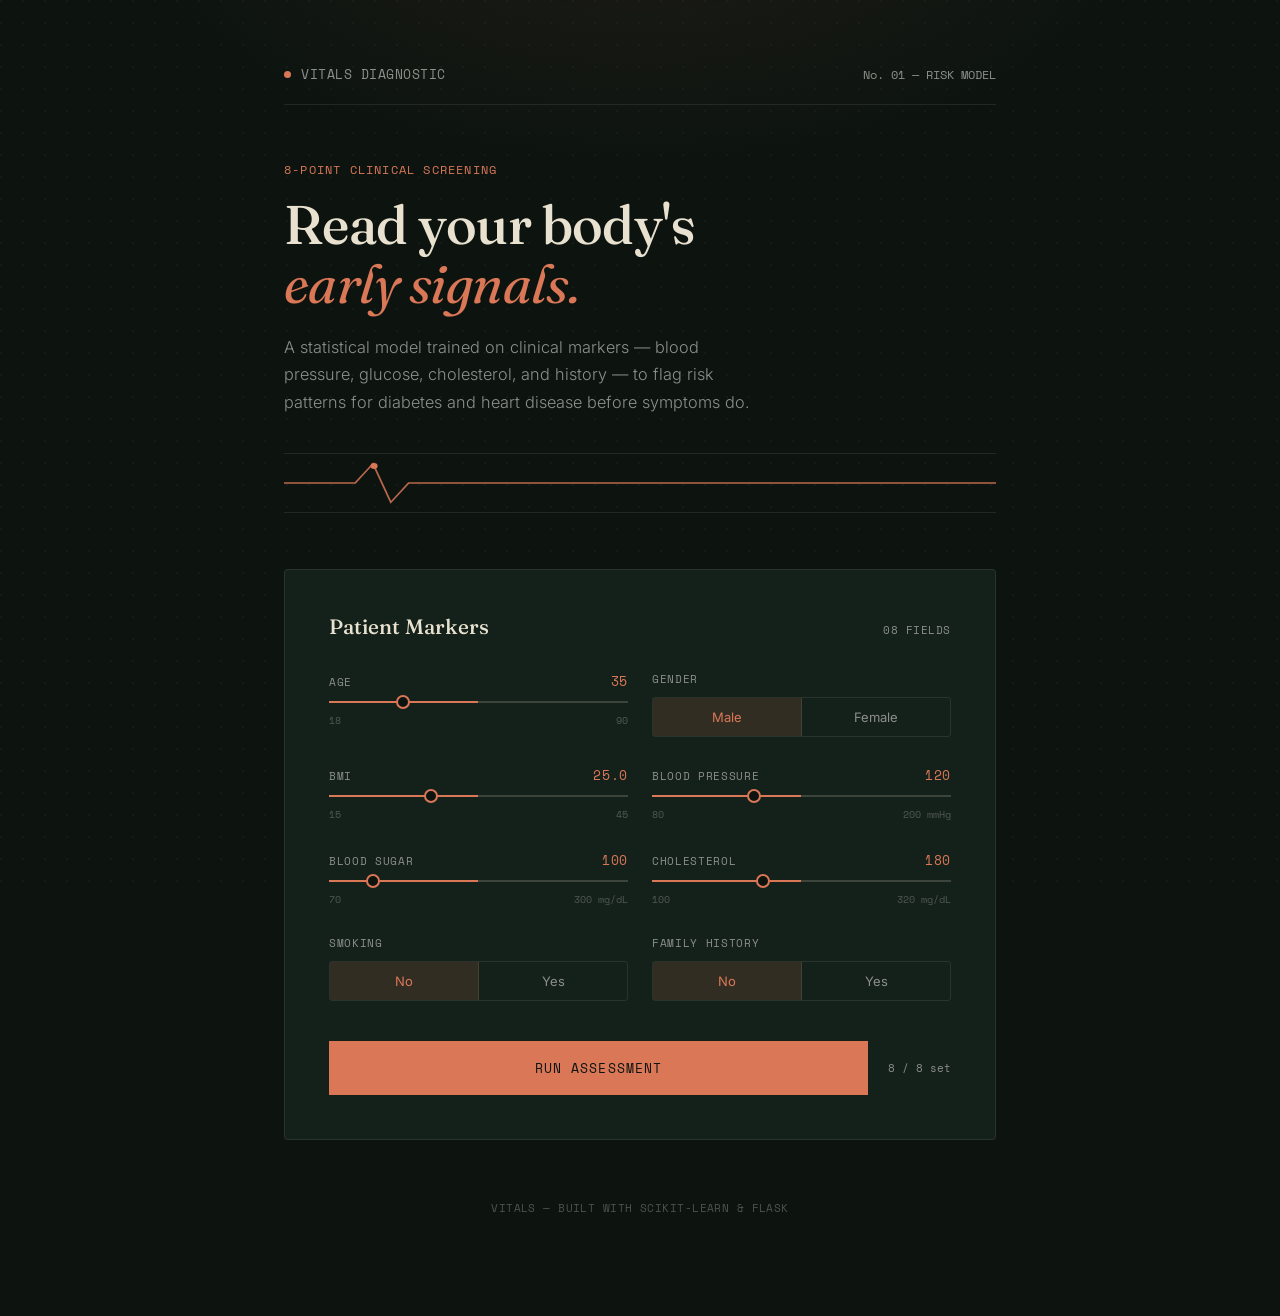
<file: templates/index.html>
<!DOCTYPE html>
<html lang="en">
<head>
<meta charset="UTF-8" />
<meta name="viewport" content="width=device-width, initial-scale=1.0"/>
<title>Vitals — Health Risk Assessment</title>
<link href="https://fonts.googleapis.com/css2?family=Fraunces:ital,opsz,wght@0,9..144,300;0,9..144,500;0,9..144,600;1,9..144,400&family=Space+Mono:wght@400;700&family=Inter:wght@300;400;500;600&display=swap" rel="stylesheet"/>
<style>
  :root {
    --ink:        #0d1410;
    --panel:      #14201a;
    --panel2:     #182519;
    --line:       rgba(228,220,201,0.10);
    --bone:       #e8e1cf;
    --bone-dim:   #8c9089;
    --signal:     #d97757;
    --signal-dim: rgba(217,119,87,0.15);
    --diabetes:   #d9a857;
    --heart:      #c8645a;
    --healthy:    #6fa888;
  }

  * { box-sizing: border-box; margin: 0; padding: 0; }

  body {
    background: var(--ink);
    color: var(--bone);
    font-family: 'Inter', sans-serif;
    font-weight: 300;
    min-height: 100vh;
    position: relative;
  }

  /* Subtle paper-grain texture */
  body::before {
    content: '';
    position: fixed;
    inset: 0;
    background-image: radial-gradient(circle at 1px 1px, rgba(228,220,201,0.04) 1px, transparent 0);
    background-size: 22px 22px;
    pointer-events: none;
    z-index: 0;
  }

  body::after {
    content: '';
    position: fixed;
    inset: 0;
    background: radial-gradient(ellipse 70% 50% at 50% -10%, rgba(217,119,87,0.08), transparent 60%);
    pointer-events: none;
    z-index: 0;
  }

  .wrap {
    position: relative;
    z-index: 1;
    max-width: 760px;
    margin: 0 auto;
    padding: 64px 24px 100px;
  }

  /* ---------- HEADER / HERO ---------- */
  .masthead {
    display: flex;
    align-items: center;
    justify-content: space-between;
    margin-bottom: 56px;
    padding-bottom: 20px;
    border-bottom: 1px solid var(--line);
  }

  .mark {
    display: flex;
    align-items: center;
    gap: 10px;
    font-family: 'Space Mono', monospace;
    font-size: 13px;
    letter-spacing: 0.04em;
    color: var(--bone-dim);
  }

  .mark .dot {
    width: 7px; height: 7px;
    border-radius: 50%;
    background: var(--signal);
    box-shadow: 0 0 0 0 var(--signal-dim);
    animation: ping 2.4s infinite;
  }

  @keyframes ping {
    0% { box-shadow: 0 0 0 0 var(--signal-dim); }
    70% { box-shadow: 0 0 0 6px transparent; }
    100% { box-shadow: 0 0 0 0 transparent; }
  }

  .index-no {
    font-family: 'Space Mono', monospace;
    font-size: 12px;
    color: var(--bone-dim);
  }

  .hero {
    margin-bottom: 8px;
  }

  .eyebrow {
    font-family: 'Space Mono', monospace;
    font-size: 12px;
    letter-spacing: 0.1em;
    text-transform: uppercase;
    color: var(--signal);
    margin-bottom: 18px;
    display: block;
  }

  h1 {
    font-family: 'Fraunces', serif;
    font-weight: 500;
    font-size: clamp(2.4rem, 6vw, 3.4rem);
    line-height: 1.08;
    letter-spacing: -0.01em;
    color: var(--bone);
    margin-bottom: 20px;
  }

  h1 i {
    font-style: italic;
    font-weight: 400;
    color: var(--signal);
  }

  .lede {
    font-size: 1.02rem;
    line-height: 1.7;
    color: var(--bone-dim);
    max-width: 480px;
    margin-bottom: 36px;
  }

  /* Signature element: waveform */
  .waveform {
    height: 60px;
    margin-bottom: 56px;
    position: relative;
    border-top: 1px solid var(--line);
    border-bottom: 1px solid var(--line);
    overflow: hidden;
  }

  .waveform svg { display: block; width: 100%; height: 100%; }

  .waveform path {
    fill: none;
    stroke: var(--signal);
    stroke-width: 1.5;
    stroke-linecap: round;
    opacity: 0.85;
  }

  .waveform .pulse-dot {
    fill: var(--signal);
  }

  /* ---------- FORM ---------- */
  .panel {
    background: var(--panel);
    border: 1px solid var(--line);
    border-radius: 4px;
    padding: 44px;
    margin-bottom: 24px;
  }

  .panel-head {
    display: flex;
    justify-content: space-between;
    align-items: baseline;
    margin-bottom: 32px;
  }

  .panel-title {
    font-family: 'Fraunces', serif;
    font-size: 1.3rem;
    font-weight: 500;
    color: var(--bone);
  }

  .panel-count {
    font-family: 'Space Mono', monospace;
    font-size: 11px;
    color: var(--bone-dim);
    letter-spacing: 0.05em;
  }

  .field-grid {
    display: grid;
    grid-template-columns: 1fr 1fr;
    gap: 28px 24px;
  }

  .field { display: flex; flex-direction: column; gap: 10px; }
  .field.full { grid-column: 1 / -1; }

  .field-label {
    display: flex;
    justify-content: space-between;
    align-items: baseline;
    font-family: 'Space Mono', monospace;
    font-size: 11px;
    letter-spacing: 0.06em;
    text-transform: uppercase;
    color: var(--bone-dim);
  }

  .field-label .readout {
    color: var(--signal);
    font-size: 13px;
  }

  /* Sliders */
  input[type=range] {
    -webkit-appearance: none;
    width: 100%;
    height: 2px;
    background: var(--line);
    border-radius: 0;
    cursor: pointer;
  }

  input[type=range]::-webkit-slider-runnable-track {
    height: 2px;
    background: linear-gradient(90deg, var(--signal) var(--pct,50%), var(--line) var(--pct,50%));
  }

  input[type=range]::-webkit-slider-thumb {
    -webkit-appearance: none;
    width: 14px; height: 14px;
    border-radius: 50%;
    background: var(--ink);
    border: 2px solid var(--signal);
    margin-top: -6px;
    transition: transform 0.15s ease;
  }

  input[type=range]:active::-webkit-slider-thumb { transform: scale(1.3); }

  .field-scale {
    display: flex;
    justify-content: space-between;
    font-family: 'Space Mono', monospace;
    font-size: 10px;
    color: var(--bone-dim);
    opacity: 0.5;
  }

  /* Segmented toggles */
  .seg {
    display: flex;
    border: 1px solid var(--line);
    border-radius: 3px;
    overflow: hidden;
  }

  .seg button {
    flex: 1;
    background: transparent;
    border: none;
    color: var(--bone-dim);
    font-family: 'Inter', sans-serif;
    font-size: 13px;
    font-weight: 400;
    padding: 11px 0;
    cursor: pointer;
    transition: all 0.2s ease;
    border-right: 1px solid var(--line);
  }

  .seg button:last-child { border-right: none; }

  .seg button.active {
    background: var(--signal-dim);
    color: var(--signal);
  }

  /* Submit */
  .submit-row {
    margin-top: 40px;
    display: flex;
    align-items: center;
    gap: 20px;
  }

  .btn-run {
    flex: 1;
    background: var(--signal);
    border: none;
    color: var(--ink);
    font-family: 'Space Mono', monospace;
    font-size: 13px;
    letter-spacing: 0.08em;
    text-transform: uppercase;
    padding: 17px 0;
    cursor: pointer;
    transition: all 0.25s ease;
    position: relative;
  }

  .btn-run:hover { background: #e08a68; }
  .btn-run:active { transform: scale(0.99); }

  .btn-run.loading .label { opacity: 0; }

  .btn-run .spin {
    display: none;
    position: absolute;
    inset: 0;
    align-items: center;
    justify-content: center;
  }

  .btn-run.loading .spin { display: flex; }

  .spin span {
    width: 4px; height: 4px;
    background: var(--ink);
    border-radius: 50%;
    margin: 0 3px;
    animation: bounce 0.9s infinite ease-in-out;
  }
  .spin span:nth-child(2) { animation-delay: 0.15s; }
  .spin span:nth-child(3) { animation-delay: 0.3s; }

  @keyframes bounce {
    0%, 80%, 100% { opacity: 0.3; transform: translateY(0); }
    40% { opacity: 1; transform: translateY(-3px); }
  }

  .field-count-live {
    font-family: 'Space Mono', monospace;
    font-size: 11px;
    color: var(--bone-dim);
    white-space: nowrap;
  }

  .err {
    display: none;
    margin-top: 16px;
    padding: 14px 16px;
    border-left: 2px solid var(--heart);
    background: rgba(200,100,90,0.08);
    font-size: 13px;
    color: var(--bone);
  }

  /* ---------- RESULT ---------- */
  #result {
    display: none;
  }

  .result-panel {
    background: var(--panel2);
    border: 1px solid var(--line);
    border-radius: 4px;
    padding: 44px;
    animation: rise 0.5s cubic-bezier(0.16,1,0.3,1);
  }

  @keyframes rise {
    from { opacity: 0; transform: translateY(16px); }
    to   { opacity: 1; transform: translateY(0); }
  }

  .result-tag {
    font-family: 'Space Mono', monospace;
    font-size: 11px;
    letter-spacing: 0.1em;
    text-transform: uppercase;
    color: var(--bone-dim);
    margin-bottom: 18px;
  }

  .result-headline {
    display: flex;
    align-items: baseline;
    gap: 16px;
    margin-bottom: 8px;
  }

  .result-name {
    font-family: 'Fraunces', serif;
    font-weight: 500;
    font-size: 2.2rem;
    letter-spacing: -0.01em;
  }

  .result-conf {
    font-family: 'Space Mono', monospace;
    font-size: 14px;
    color: var(--bone-dim);
  }

  .result-note {
    font-size: 0.92rem;
    color: var(--bone-dim);
    line-height: 1.6;
    margin-bottom: 36px;
    max-width: 440px;
  }

  .breakdown {
    display: flex;
    flex-direction: column;
    gap: 18px;
    margin-bottom: 32px;
  }

  .bd-row {}

  .bd-meta {
    display: flex;
    justify-content: space-between;
    font-family: 'Space Mono', monospace;
    font-size: 11px;
    margin-bottom: 7px;
  }

  .bd-name { color: var(--bone); letter-spacing: 0.03em; }
  .bd-pct  { color: var(--bone-dim); }

  .bd-track {
    height: 3px;
    background: var(--line);
    position: relative;
    overflow: hidden;
  }

  .bd-fill {
    height: 100%;
    width: 0;
    transition: width 1.1s cubic-bezier(0.16,1,0.3,1);
  }

  .bd-fill.diabetes { background: var(--diabetes); }
  .bd-fill.heart    { background: var(--heart); }
  .bd-fill.healthy  { background: var(--healthy); }

  .disclaimer {
    font-family: 'Space Mono', monospace;
    font-size: 10.5px;
    line-height: 1.7;
    color: var(--bone-dim);
    border-top: 1px solid var(--line);
    padding-top: 18px;
    opacity: 0.75;
  }

  /* ---------- RECOMMENDATIONS ---------- */
  #recs { display: none; margin-top: 24px; }

  .rec-intro {
    font-family: 'Space Mono', monospace;
    font-size: 11px;
    letter-spacing: 0.1em;
    text-transform: uppercase;
    color: var(--bone-dim);
    margin: 40px 0 16px;
    display: flex;
    align-items: center;
    gap: 12px;
  }

  .rec-intro::after {
    content: '';
    flex: 1;
    height: 1px;
    background: var(--line);
  }

  .rec-grid {
    display: grid;
    grid-template-columns: 1fr 1fr;
    gap: 18px;
  }

  .rec-card {
    background: var(--panel);
    border: 1px solid var(--line);
    border-radius: 4px;
    padding: 28px;
  }

  .rec-card.full { grid-column: 1 / -1; }

  .rec-card-head {
    display: flex;
    align-items: center;
    gap: 10px;
    margin-bottom: 18px;
  }

  .rec-icon {
    width: 30px; height: 30px;
    border-radius: 50%;
    background: var(--signal-dim);
    display: flex;
    align-items: center;
    justify-content: center;
    font-size: 14px;
    flex-shrink: 0;
  }

  .rec-card-title {
    font-family: 'Fraunces', serif;
    font-weight: 500;
    font-size: 1.05rem;
    color: var(--bone);
  }

  .rec-sub {
    font-family: 'Space Mono', monospace;
    font-size: 10px;
    letter-spacing: 0.06em;
    text-transform: uppercase;
    color: var(--bone-dim);
    margin: 16px 0 10px;
  }

  .rec-sub:first-child { margin-top: 0; }

  .rec-list {
    list-style: none;
    display: flex;
    flex-direction: column;
    gap: 8px;
  }

  .rec-list li {
    font-size: 0.88rem;
    line-height: 1.5;
    color: var(--bone-dim);
    padding-left: 16px;
    position: relative;
  }

  .rec-list li::before {
    content: '—';
    position: absolute;
    left: 0;
    color: var(--signal);
  }

  .rec-list.avoid li::before { color: var(--heart); }

  .rec-pattern {
    margin-top: 14px;
    padding: 12px 14px;
    background: var(--panel2);
    border-left: 2px solid var(--signal);
    font-size: 0.82rem;
    line-height: 1.6;
    color: var(--bone-dim);
  }

  .yoga-item {
    display: flex;
    justify-content: space-between;
    align-items: baseline;
    gap: 12px;
    padding: 10px 0;
    border-bottom: 1px solid var(--line);
  }
  .yoga-item:last-child { border-bottom: none; }

  .yoga-name {
    font-size: 0.88rem;
    color: var(--bone);
    flex-shrink: 0;
  }

  .yoga-benefit {
    font-family: 'Space Mono', monospace;
    font-size: 10.5px;
    color: var(--bone-dim);
    text-align: right;
  }

  /* Care finder card */
  .care-card {
    background: linear-gradient(135deg, var(--panel2), var(--panel));
    border: 1px solid var(--signal-dim);
  }

  .care-row {
    display: flex;
    align-items: center;
    justify-content: space-between;
    gap: 20px;
    flex-wrap: wrap;
  }

  .care-text {
    font-size: 0.88rem;
    color: var(--bone-dim);
    line-height: 1.6;
    max-width: 380px;
  }

  .care-text strong { color: var(--bone); font-weight: 500; }

  .btn-care {
    display: inline-flex;
    align-items: center;
    gap: 8px;
    background: var(--signal);
    color: var(--ink);
    text-decoration: none;
    font-family: 'Space Mono', monospace;
    font-size: 12px;
    letter-spacing: 0.05em;
    text-transform: uppercase;
    padding: 13px 22px;
    border-radius: 3px;
    transition: background 0.2s ease;
    white-space: nowrap;
  }

  .btn-care:hover { background: #e08a68; }

  .care-disclaimer {
    margin-top: 16px;
    font-family: 'Space Mono', monospace;
    font-size: 10px;
    color: var(--bone-dim);
    opacity: 0.65;
    line-height: 1.6;
  }

  footer {
    text-align: center;
    margin-top: 60px;
    font-family: 'Space Mono', monospace;
    font-size: 11px;
    color: var(--bone-dim);
    opacity: 0.5;
    letter-spacing: 0.04em;
  }

  @media (max-width: 700px) {
    .rec-grid { grid-template-columns: 1fr; }
    .rec-card.full { grid-column: 1; }
    .care-row { flex-direction: column; align-items: stretch; }
    .btn-care { justify-content: center; }
  }

  @media (max-width: 600px) {
    .panel, .result-panel { padding: 28px 22px; }
    .field-grid { grid-template-columns: 1fr; }
    .field.full { grid-column: 1; }
    .result-name { font-size: 1.7rem; }
  }
</style>
</head>
<body>
<div class="wrap">

  <div class="masthead">
    <div class="mark"><span class="dot"></span>VITALS DIAGNOSTIC</div>
    <div class="index-no">No. 01 — RISK MODEL</div>
  </div>

  <div class="hero">
    <span class="eyebrow">8-Point Clinical Screening</span>
    <h1>Read your body's<br><i>early signals.</i></h1>
    <p class="lede">A statistical model trained on clinical markers — blood pressure, glucose, cholesterol, and history — to flag risk patterns for diabetes and heart disease before symptoms do.</p>
  </div>

  <div class="waveform">
    <svg viewBox="0 0 600 60" preserveAspectRatio="none">
      <path id="wavepath" d="M0,30 L60,30 L75,10 L90,50 L105,30 L600,30" />
      <circle class="pulse-dot" id="pulsedot" cx="0" cy="30" r="3"/>
    </svg>
  </div>

  <div class="panel">
    <div class="panel-head">
      <div class="panel-title">Patient Markers</div>
      <div class="panel-count">08 FIELDS</div>
    </div>

    <div class="field-grid">

      <div class="field">
        <div class="field-label">Age <span class="readout" id="age-val">35</span></div>
        <input type="range" id="age" min="18" max="90" value="35" oninput="updateRange(this,'age-val',18,90)">
        <div class="field-scale"><span>18</span><span>90</span></div>
      </div>

      <div class="field">
        <div class="field-label">Gender</div>
        <div class="seg">
          <button class="active" onclick="setToggle('gender','Male',this)">Male</button>
          <button onclick="setToggle('gender','Female',this)">Female</button>
        </div>
      </div>

      <div class="field">
        <div class="field-label">BMI <span class="readout" id="bmi-val">25.0</span></div>
        <input type="range" id="bmi" min="15" max="45" step="0.1" value="25" oninput="updateRange(this,'bmi-val',15,45,1)">
        <div class="field-scale"><span>15</span><span>45</span></div>
      </div>

      <div class="field">
        <div class="field-label">Blood Pressure <span class="readout" id="bp-val">120</span></div>
        <input type="range" id="bp" min="80" max="200" value="120" oninput="updateRange(this,'bp-val',80,200)">
        <div class="field-scale"><span>80</span><span>200 mmHg</span></div>
      </div>

      <div class="field">
        <div class="field-label">Blood Sugar <span class="readout" id="sugar-val">100</span></div>
        <input type="range" id="sugar" min="70" max="300" value="100" oninput="updateRange(this,'sugar-val',70,300)">
        <div class="field-scale"><span>70</span><span>300 mg/dL</span></div>
      </div>

      <div class="field">
        <div class="field-label">Cholesterol <span class="readout" id="cholesterol-val">180</span></div>
        <input type="range" id="cholesterol" min="100" max="320" value="180" oninput="updateRange(this,'cholesterol-val',100,320)">
        <div class="field-scale"><span>100</span><span>320 mg/dL</span></div>
      </div>

      <div class="field">
        <div class="field-label">Smoking</div>
        <div class="seg">
          <button class="active" onclick="setToggle('smoking','No',this)">No</button>
          <button onclick="setToggle('smoking','Yes',this)">Yes</button>
        </div>
      </div>

      <div class="field">
        <div class="field-label">Family History</div>
        <div class="seg">
          <button class="active" onclick="setToggle('familyHistory','No',this)">No</button>
          <button onclick="setToggle('familyHistory','Yes',this)">Yes</button>
        </div>
      </div>

    </div>

    <div class="submit-row">
      <button class="btn-run" id="btn" onclick="predict()">
        <span class="label">Run Assessment</span>
        <span class="spin"><span></span><span></span><span></span></span>
      </button>
      <span class="field-count-live">8 / 8 set</span>
    </div>

    <div class="err" id="err"></div>
  </div>

  <div id="result">
    <div class="result-panel">
      <div class="result-tag">Assessment Output</div>
      <div class="result-headline">
        <span class="result-name" id="r-name">—</span>
        <span class="result-conf" id="r-conf"></span>
      </div>
      <p class="result-note" id="r-note"></p>

      <div class="breakdown" id="breakdown"></div>

      <div class="disclaimer">
        ⚠ FOR EDUCATIONAL USE ONLY. This output is a statistical estimate, not a diagnosis. Consult a licensed physician for any health concern.
      </div>
    </div>

    <!-- Recommendations -->
    <div id="recs">
      <div class="rec-intro">Personalised Guidance</div>
      <div class="rec-grid" id="rec-grid"></div>
    </div>
  </div>

  <footer>VITALS — BUILT WITH SCIKIT-LEARN &amp; FLASK</footer>

</div>

<script>
  const state = { gender:'Male', smoking:'No', familyHistory:'No' };

  function updateRange(input, id, min, max, dec=0){
    const val = parseFloat(input.value);
    document.getElementById(id).textContent = val.toFixed(dec);
    const pct = ((val-min)/(max-min))*100;
    input.style.background = `linear-gradient(90deg, var(--signal) ${pct}%, var(--line) ${pct}%)`;
  }

  function setToggle(field, val, btn){
    state[field] = val;
    const seg = btn.closest('.seg');
    seg.querySelectorAll('button').forEach(b=>b.classList.remove('active'));
    btn.classList.add('active');
  }

  document.querySelectorAll('input[type=range]').forEach(r=>{
    const min=+r.min, max=+r.max, val=+r.value;
    const pct=((val-min)/(max-min))*100;
    r.style.background = `linear-gradient(90deg, var(--signal) ${pct}%, var(--line) ${pct}%)`;
  });

  // Animate the waveform pulse dot traveling along the path
  const path = document.getElementById('wavepath');
  const dot = document.getElementById('pulsedot');
  const len = path.getTotalLength();
  let t = 0;
  function animateWave(){
    t += 1.2;
    if (t > len) t = 0;
    const p = path.getPointAtLength(t);
    dot.setAttribute('cx', p.x);
    dot.setAttribute('cy', p.y);
    requestAnimationFrame(animateWave);
  }
  animateWave();

  async function predict(){
    const btn = document.getElementById('btn');
    const err = document.getElementById('err');
    err.style.display = 'none';
    btn.classList.add('loading');

    const payload = {
      age: document.getElementById('age').value,
      gender: state.gender,
      bmi: document.getElementById('bmi').value,
      bp: document.getElementById('bp').value,
      sugar: document.getElementById('sugar').value,
      cholesterol: document.getElementById('cholesterol').value,
      smoking: state.smoking,
      familyHistory: state.familyHistory
    };

    try {
      const res = await fetch('/predict', {
        method:'POST',
        headers:{'Content-Type':'application/json'},
        body: JSON.stringify(payload)
      });
      const data = await res.json();
      if(!data.success) throw new Error(data.error || 'Prediction failed');
      showResult(data.prediction, data.probabilities);
      renderRecommendations(data.recommendations);
    } catch(e){
      err.textContent = '⚠ ' + e.message;
      err.style.display = 'block';
    } finally {
      btn.classList.remove('loading');
    }
  }

  const notes = {
    'Diabetes': 'Markers consistent with elevated diabetic risk — glucose and BMI are the strongest contributors here.',
    'Heart Disease': 'Markers consistent with elevated cardiovascular risk — blood pressure and cholesterol are driving this result.',
    'No Disease': 'Markers fall within a range the model associates with low risk across both conditions.'
  };

  const classes = { 'Diabetes':'diabetes', 'Heart Disease':'heart', 'No Disease':'healthy' };

  function showResult(prediction, probs){
    document.getElementById('r-name').textContent = prediction;
    document.getElementById('r-name').style.color =
      prediction === 'Diabetes' ? 'var(--diabetes)' :
      prediction === 'Heart Disease' ? 'var(--heart)' : 'var(--healthy)';

    const top = Math.round(probs[prediction]);
    document.getElementById('r-conf').textContent = `${top}% confidence`;
    document.getElementById('r-note').textContent = notes[prediction] || '';

    const bd = document.getElementById('breakdown');
    bd.innerHTML = Object.entries(probs)
      .sort((a,b)=>b[1]-a[1])
      .map(([name,pct])=>`
        <div class="bd-row">
          <div class="bd-meta"><span class="bd-name">${name}</span><span class="bd-pct">${pct}%</span></div>
          <div class="bd-track"><div class="bd-fill ${classes[name]}" id="fill-${name.replace(' ','-')}"></div></div>
        </div>
      `).join('');

    document.getElementById('result').style.display = 'block';

    setTimeout(()=>{
      Object.entries(probs).forEach(([name,pct])=>{
        const f = document.getElementById('fill-'+name.replace(' ','-'));
        if(f) f.style.width = pct+'%';
      });
    }, 80);

    document.getElementById('result').scrollIntoView({behavior:'smooth', block:'start'});
  }

  function renderRecommendations(rec){
    if(!rec) return;

    const dietCard = `
      <div class="rec-card full">
        <div class="rec-card-head">
          <div class="rec-icon">🥗</div>
          <div class="rec-card-title">Diet Guidance</div>
        </div>
        <div class="rec-sub">Eat More</div>
        <ul class="rec-list">${rec.diet.eat_more.map(i=>`<li>${i}</li>`).join('')}</ul>
        <div class="rec-sub">Avoid</div>
        <ul class="rec-list avoid">${rec.diet.avoid.map(i=>`<li>${i}</li>`).join('')}</ul>
        <div class="rec-pattern">${rec.diet.pattern}</div>
      </div>`;

    const yogaCard = `
      <div class="rec-card">
        <div class="rec-card-head">
          <div class="rec-icon">🧘</div>
          <div class="rec-card-title">Yoga &amp; Breathwork</div>
        </div>
        ${rec.yoga.map(y=>`
          <div class="yoga-item">
            <span class="yoga-name">${y.name}</span>
            <span class="yoga-benefit">${y.benefit}</span>
          </div>
        `).join('')}
      </div>`;

    const exerciseCard = `
      <div class="rec-card">
        <div class="rec-card-head">
          <div class="rec-icon">🏃</div>
          <div class="rec-card-title">Exercise &amp; Activity</div>
        </div>
        <ul class="rec-list">${rec.exercise.map(i=>`<li>${i}</li>`).join('')}</ul>
      </div>`;

    const lifestyleCard = `
      <div class="rec-card full">
        <div class="rec-card-head">
          <div class="rec-icon">🌙</div>
          <div class="rec-card-title">Lifestyle Habits</div>
        </div>
        <ul class="rec-list">${rec.lifestyle.map(i=>`<li>${i}</li>`).join('')}</ul>
      </div>`;

    const mapsUrl = `https://www.google.com/maps/search/${rec.search_query}`;

    const careCard = `
      <div class="rec-card care-card full">
        <div class="rec-card-head">
          <div class="rec-icon">📍</div>
          <div class="rec-card-title">Find Real Care Near You</div>
        </div>
        <div class="care-row">
          <p class="care-text">Based on this result, a <strong>${rec.specialist}</strong> is the most relevant specialist to consult. Search verified clinics and contact details near your current location.</p>
          <a class="btn-care" href="${mapsUrl}" target="_blank" rel="noopener">Search ${rec.specialist}s →</a>
        </div>
        <div class="care-disclaimer">Opens Google Maps in a new tab with live, verified listings — we never display fabricated clinic or doctor contact details.</div>
      </div>`;

    document.getElementById('rec-grid').innerHTML = dietCard + yogaCard + exerciseCard + lifestyleCard + careCard;
    document.getElementById('recs').style.display = 'block';
  }
</script>
</body>
</html>
</file>
